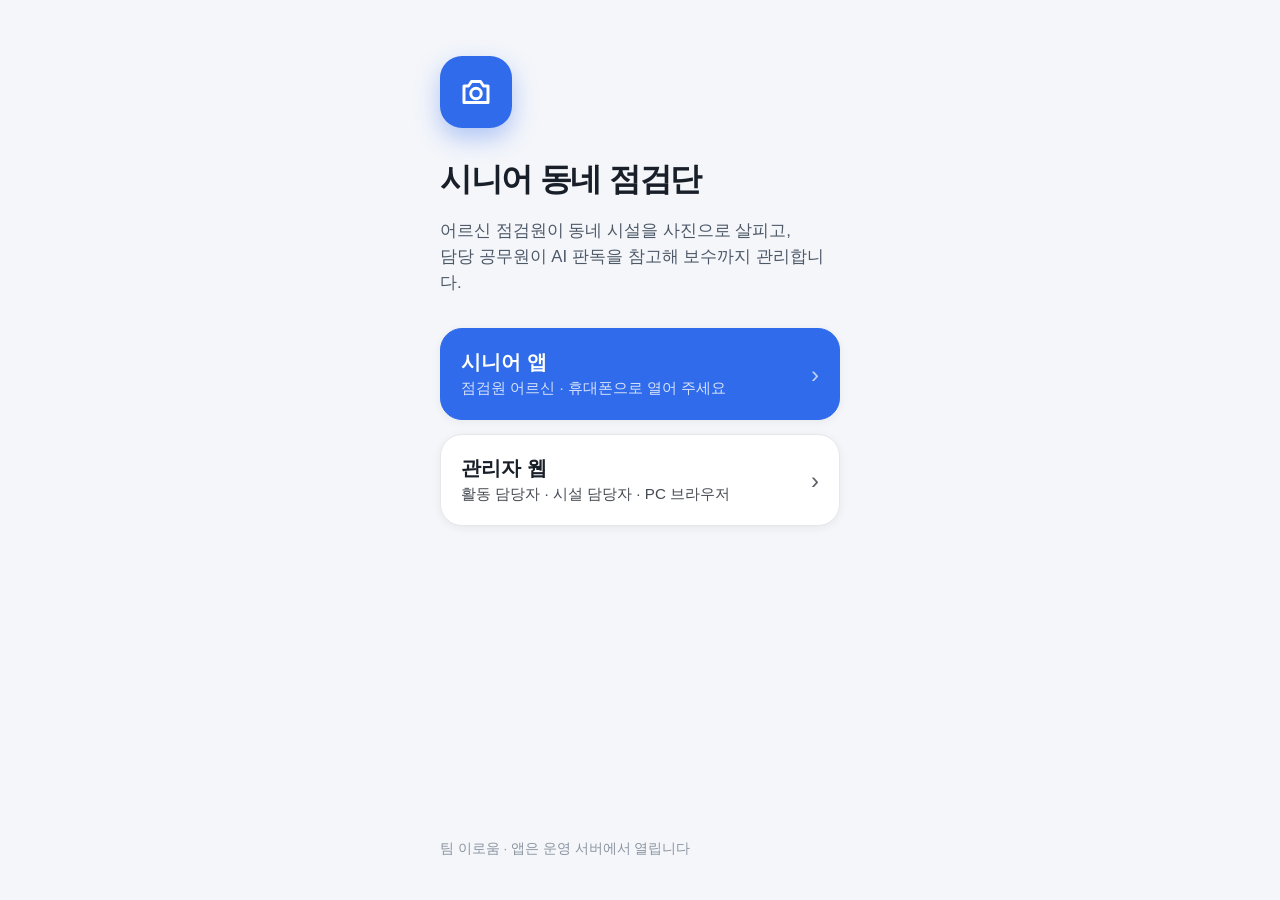
<file: index.html>
<!doctype html><html lang="ko"><head><meta charset="utf-8"><meta name="viewport" content="width=device-width,initial-scale=1,viewport-fit=cover"><meta name="theme-color" content="#f4f6fa"><title>시니어 동네 점검단</title><style>
:root{--bg:#f4f6fa;--ink:#191f28;--sub:#4e5968;--mute:#8b95a1;--brand:#2f6beb;--card:#fff;--line:#e5e8eb}
*{box-sizing:border-box}html,body{margin:0;background:var(--bg);color:var(--ink);
font-family:Pretendard,-apple-system,BlinkMacSystemFont,'Apple SD Gothic Neo','Malgun Gothic',sans-serif}
main{max-width:440px;margin:0 auto;padding:56px 20px 40px;min-height:100dvh;display:flex;flex-direction:column;gap:14px}
.logo{width:72px;height:72px;border-radius:22px;background:var(--brand);display:grid;place-items:center;box-shadow:0 10px 24px rgba(47,107,235,.35)}
h1{margin:18px 0 0;font-size:2rem;letter-spacing:-.04em;line-height:1.2}
p.sub{margin:6px 0 18px;color:var(--sub);font-size:1.05rem;line-height:1.55}
a.go{display:flex;align-items:center;gap:14px;padding:20px;border-radius:22px;background:var(--card);color:var(--ink);
text-decoration:none;box-shadow:0 2px 10px rgba(0,0,0,.06);border:1px solid var(--line)}
a.go:active{transform:scale(.98)}a.go.primary{background:var(--brand);color:#fff;border-color:var(--brand)}
a.go b{display:block;font-size:1.25rem}a.go span{display:block;margin-top:2px;font-size:.95rem;opacity:.8}
a.go .arrow{margin-left:auto;font-size:1.5rem;opacity:.7}
footer{margin-top:auto;padding-top:24px;color:var(--mute);font-size:.85rem;line-height:1.6}
</style></head><body><main>
<div class="logo"><svg width="36" height="36" viewBox="0 0 24 24" fill="none" stroke="#fff" stroke-width="2" stroke-linecap="round" stroke-linejoin="round" aria-hidden="true"><path d="M4 8h3l2-3h6l2 3h3v11H4z"/><circle cx="12" cy="13" r="3.5"/></svg></div>
<h1>시니어 동네 점검단</h1>
<p class="sub">어르신 점검원이 동네 시설을 사진으로 살피고,<br>담당 공무원이 AI 판독을 참고해 보수까지 관리합니다.</p>
<a class="go primary" href="https://desktop-iv9p5jl.tail3f4b5a.ts.net/"><div><b>시니어 앱</b><span>점검원 어르신 · 휴대폰으로 열어 주세요</span></div><span class="arrow">›</span></a>
<a class="go" href="https://desktop-iv9p5jl.tail3f4b5a.ts.net:10000/"><div><b>관리자 웹</b><span>활동 담당자 · 시설 담당자 · PC 브라우저</span></div><span class="arrow">›</span></a>
<footer>팀 이로움 · 앱은 운영 서버에서 열립니다</footer></main></body></html>
</file>
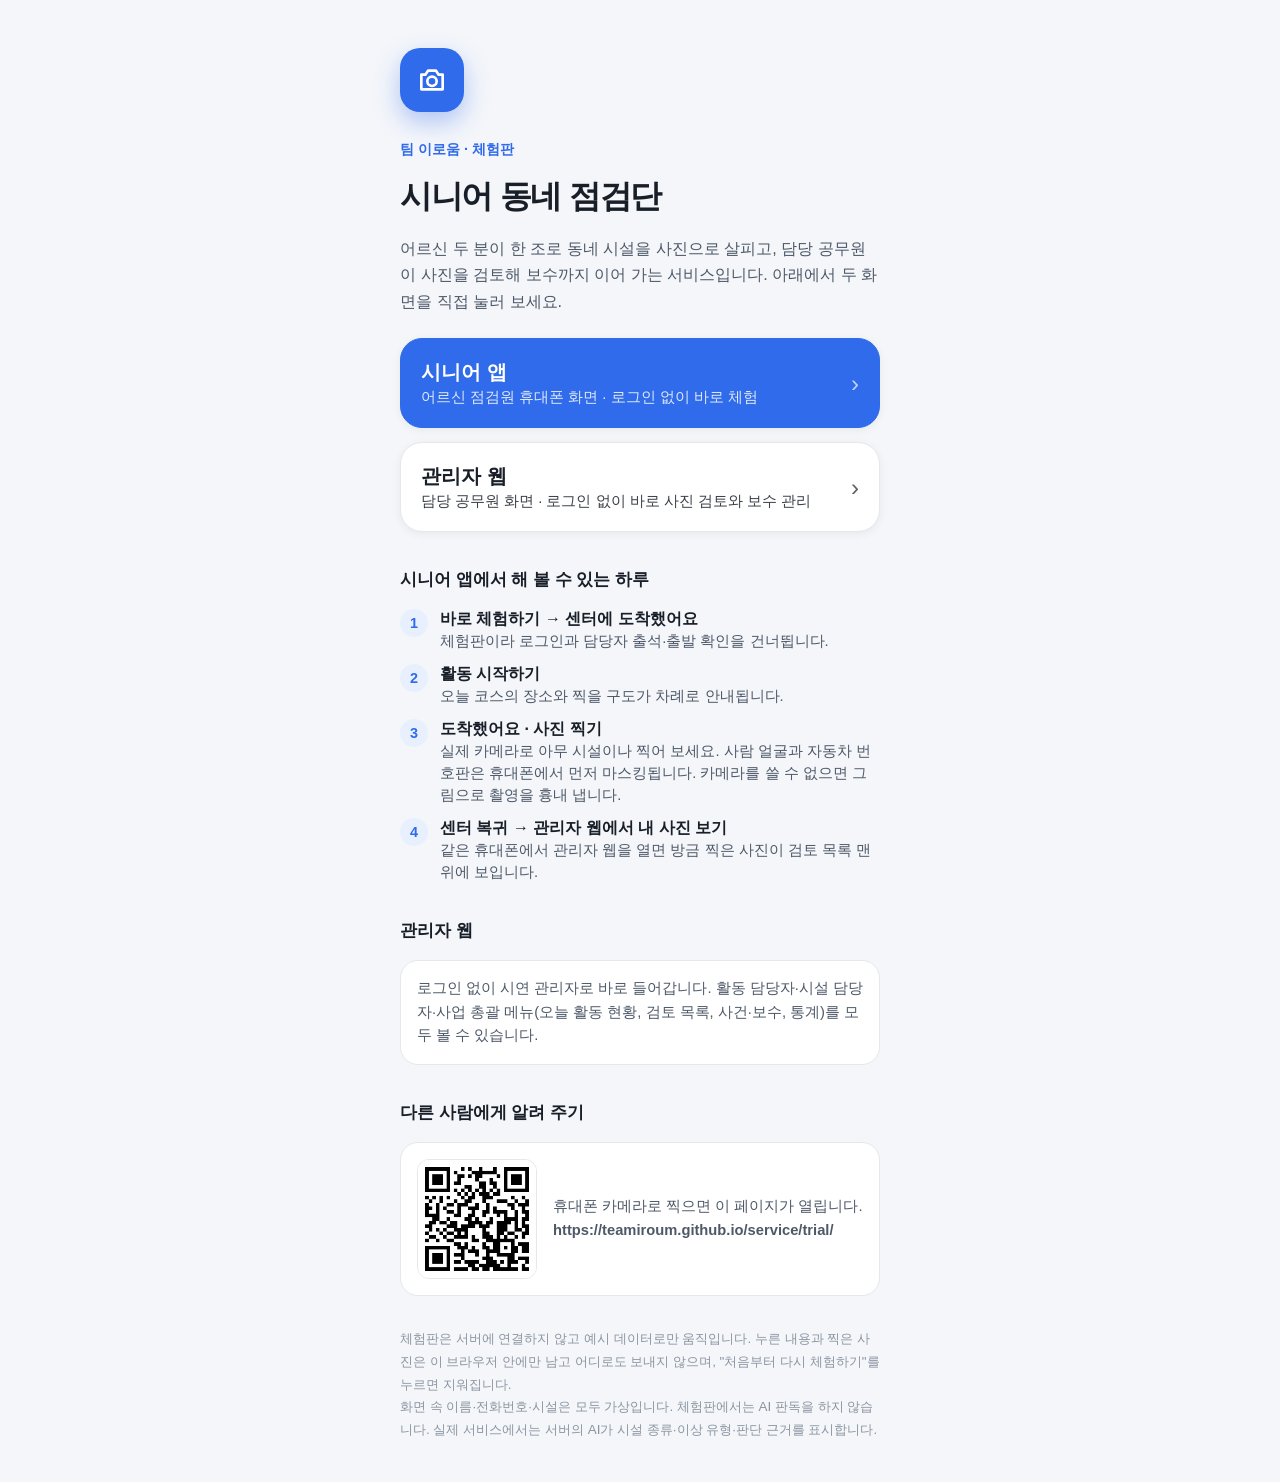
<file: trial/index.html>
<!doctype html><html lang="ko"><head><meta charset="utf-8"><meta name="viewport" content="width=device-width,initial-scale=1,viewport-fit=cover"><meta name="theme-color" content="#f4f6fa"><title>시니어 동네 점검단 체험판</title><style>
:root{--bg:#f4f6fa;--ink:#191f28;--sub:#4e5968;--mute:#8b95a1;--brand:#2f6beb;--brand-soft:#e8f0fe;--card:#fff;--line:#e5e8eb}
*{box-sizing:border-box}html,body{margin:0;background:var(--bg);color:var(--ink);
font-family:Pretendard,-apple-system,BlinkMacSystemFont,'Apple SD Gothic Neo','Malgun Gothic',sans-serif}
main{max-width:520px;margin:0 auto;padding:48px 20px 40px;display:flex;flex-direction:column;gap:14px}
.logo{width:64px;height:64px;border-radius:20px;background:var(--brand);display:grid;place-items:center;box-shadow:0 10px 24px rgba(47,107,235,.35)}
.tag{margin:14px 0 0;color:var(--brand);font-weight:700;font-size:.9rem}
h1{margin:4px 0 0;font-size:2rem;letter-spacing:-.04em;line-height:1.2}
p.sub{margin:6px 0 10px;color:var(--sub);font-size:1.02rem;line-height:1.6}
a.go{display:flex;align-items:center;gap:14px;padding:20px;border-radius:22px;background:var(--card);color:var(--ink);
text-decoration:none;box-shadow:0 2px 10px rgba(0,0,0,.06);border:1px solid var(--line)}
a.go:active{transform:scale(.98)}a.go.primary{background:var(--brand);color:#fff;border-color:var(--brand)}
a.go b{display:block;font-size:1.25rem}a.go span{display:block;margin-top:2px;font-size:.92rem;opacity:.85}
a.go .arrow{margin-left:auto;font-size:1.5rem;opacity:.7}
h2{margin:22px 0 4px;font-size:1.05rem}
ol{margin:0;padding:0;list-style:none;display:flex;flex-direction:column;gap:12px}
ol li{display:flex;gap:12px}ol li i{flex:none;width:28px;height:28px;border-radius:50%;background:var(--brand-soft);color:var(--brand);
font-style:normal;font-weight:700;display:grid;place-items:center;font-size:.9rem}
ol li b{display:block}ol li span{color:var(--sub);font-size:.92rem;line-height:1.5}
.box{background:var(--card);border:1px solid var(--line);border-radius:18px;padding:16px;color:var(--sub);font-size:.92rem;line-height:1.6}
.qr{display:flex;gap:16px;align-items:center}.qr img{width:120px;height:120px;border-radius:12px;background:#fff;border:1px solid var(--line)}
footer{margin-top:18px;color:var(--mute);font-size:.84rem;line-height:1.7}
</style></head><body><main>
<div class="logo"><svg width="32" height="32" viewBox="0 0 24 24" fill="none" stroke="#fff" stroke-width="2" stroke-linecap="round" stroke-linejoin="round" aria-hidden="true"><path d="M4 8h3l2-3h6l2 3h3v11H4z"/><circle cx="12" cy="13" r="3.5"/></svg></div>
<p class="tag">팀 이로움 · 체험판</p>
<h1>시니어 동네 점검단</h1>
<p class="sub">어르신 두 분이 한 조로 동네 시설을 사진으로 살피고, 담당 공무원이 사진을 검토해 보수까지 이어 가는 서비스입니다. 아래에서 두 화면을 직접 눌러 보세요.</p>
<a class="go primary" href="senior/"><div><b>시니어 앱</b><span>어르신 점검원 휴대폰 화면 · 로그인 없이 바로 체험</span></div><span class="arrow">›</span></a>
<a class="go" href="admin/"><div><b>관리자 웹</b><span>담당 공무원 화면 · 로그인 없이 바로 사진 검토와 보수 관리</span></div><span class="arrow">›</span></a>
<h2>시니어 앱에서 해 볼 수 있는 하루</h2>
<ol><li><i>1</i><div><b>바로 체험하기 → 센터에 도착했어요</b><span>체험판이라 로그인과 담당자 출석·출발 확인을 건너뜁니다.</span></div></li><li><i>2</i><div><b>활동 시작하기</b><span>오늘 코스의 장소와 찍을 구도가 차례로 안내됩니다.</span></div></li><li><i>3</i><div><b>도착했어요 · 사진 찍기</b><span>실제 카메라로 아무 시설이나 찍어 보세요. 사람 얼굴과 자동차 번호판은 휴대폰에서 먼저 마스킹됩니다. 카메라를 쓸 수 없으면 그림으로 촬영을 흉내 냅니다.</span></div></li><li><i>4</i><div><b>센터 복귀 → 관리자 웹에서 내 사진 보기</b><span>같은 휴대폰에서 관리자 웹을 열면 방금 찍은 사진이 검토 목록 맨 위에 보입니다.</span></div></li></ol>
<h2>관리자 웹</h2>
<div class="box">로그인 없이 시연 관리자로 바로 들어갑니다. 활동 담당자·시설 담당자·사업 총괄 메뉴(오늘 활동 현황, 검토 목록, 사건·보수, 통계)를 모두 볼 수 있습니다.</div>
<h2>다른 사람에게 알려 주기</h2>
<div class="box qr"><img src="qr.png" alt="체험판 주소 QR 코드"><div>휴대폰 카메라로 찍으면 이 페이지가 열립니다.<br><b>https://teamiroum.github.io/service/trial/</b></div></div>
<footer>체험판은 서버에 연결하지 않고 예시 데이터로만 움직입니다. 누른 내용과 찍은 사진은 이 브라우저 안에만 남고 어디로도 보내지 않으며, "처음부터 다시 체험하기"를 누르면 지워집니다.<br>
화면 속 이름·전화번호·시설은 모두 가상입니다. 체험판에서는 AI 판독을 하지 않습니다. 실제 서비스에서는 서버의 AI가 시설 종류·이상 유형·판단 근거를 표시합니다.</footer></main></body></html>
</file>
